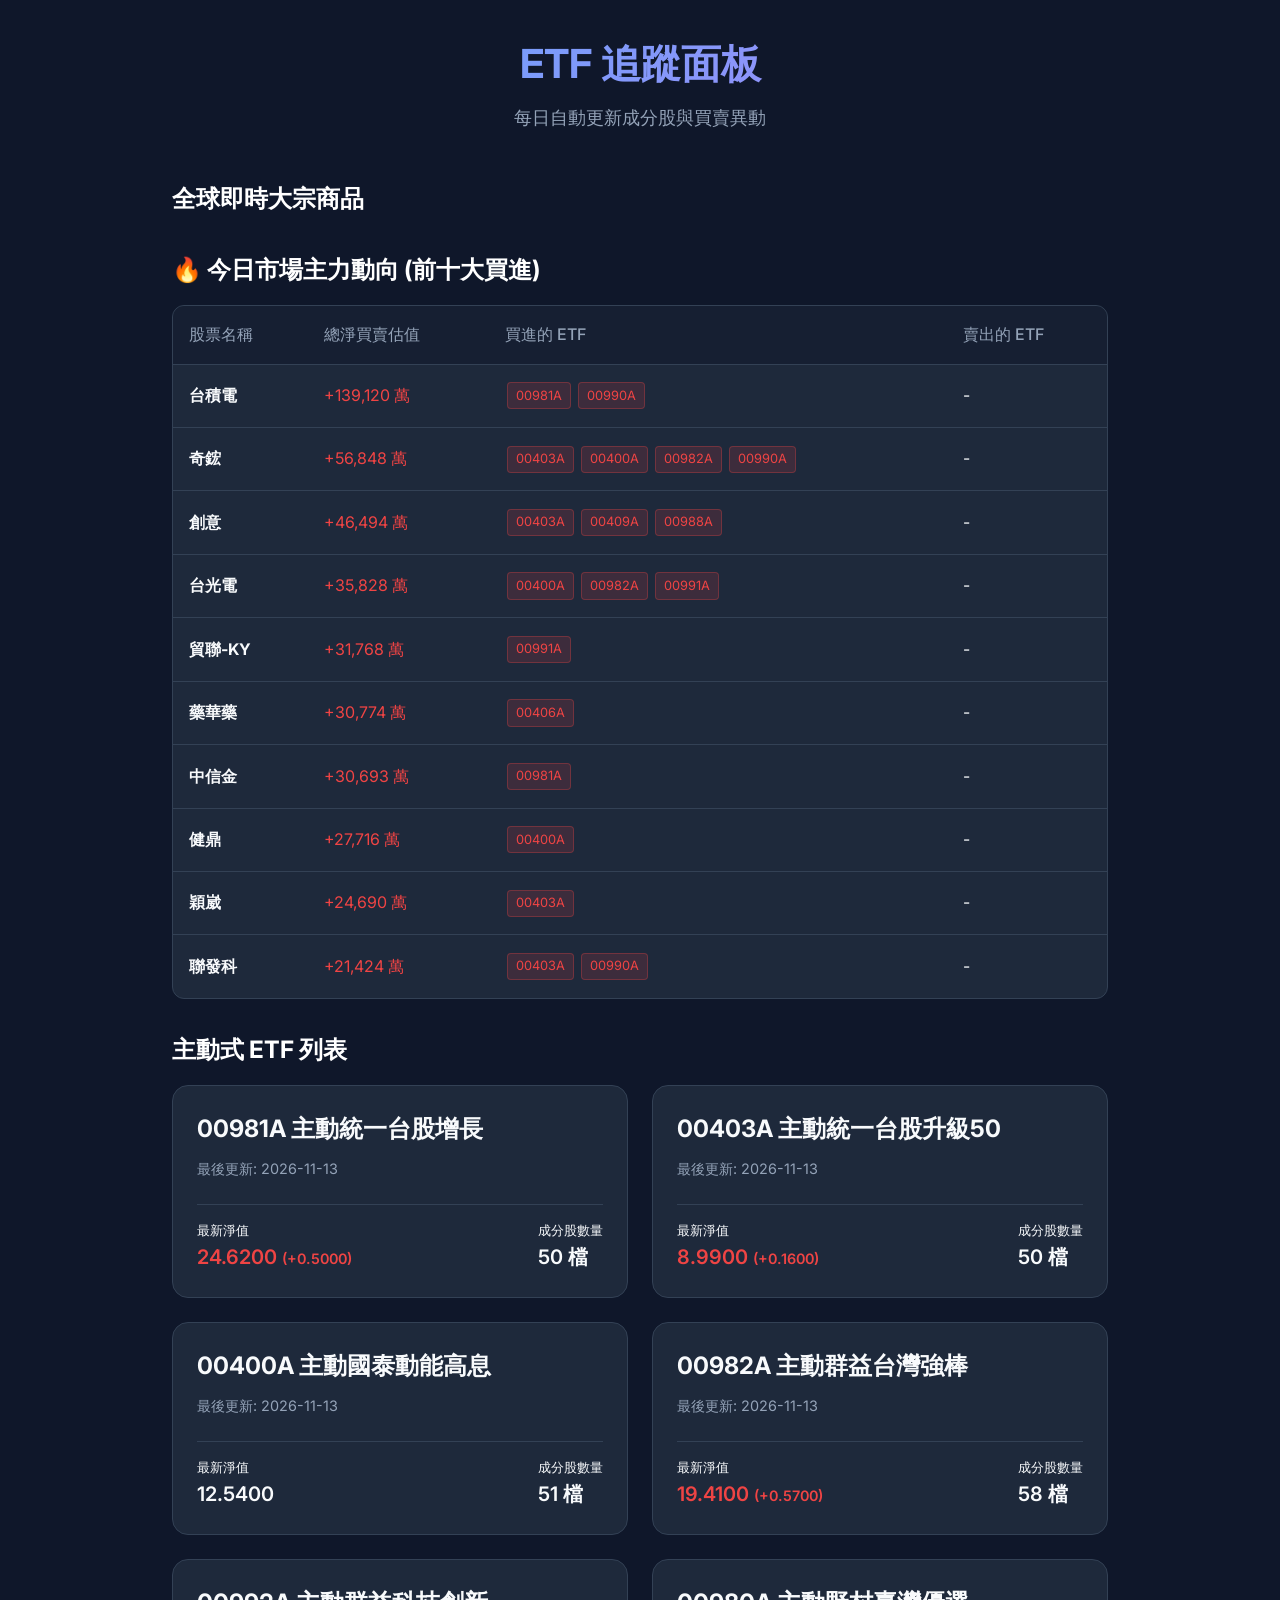
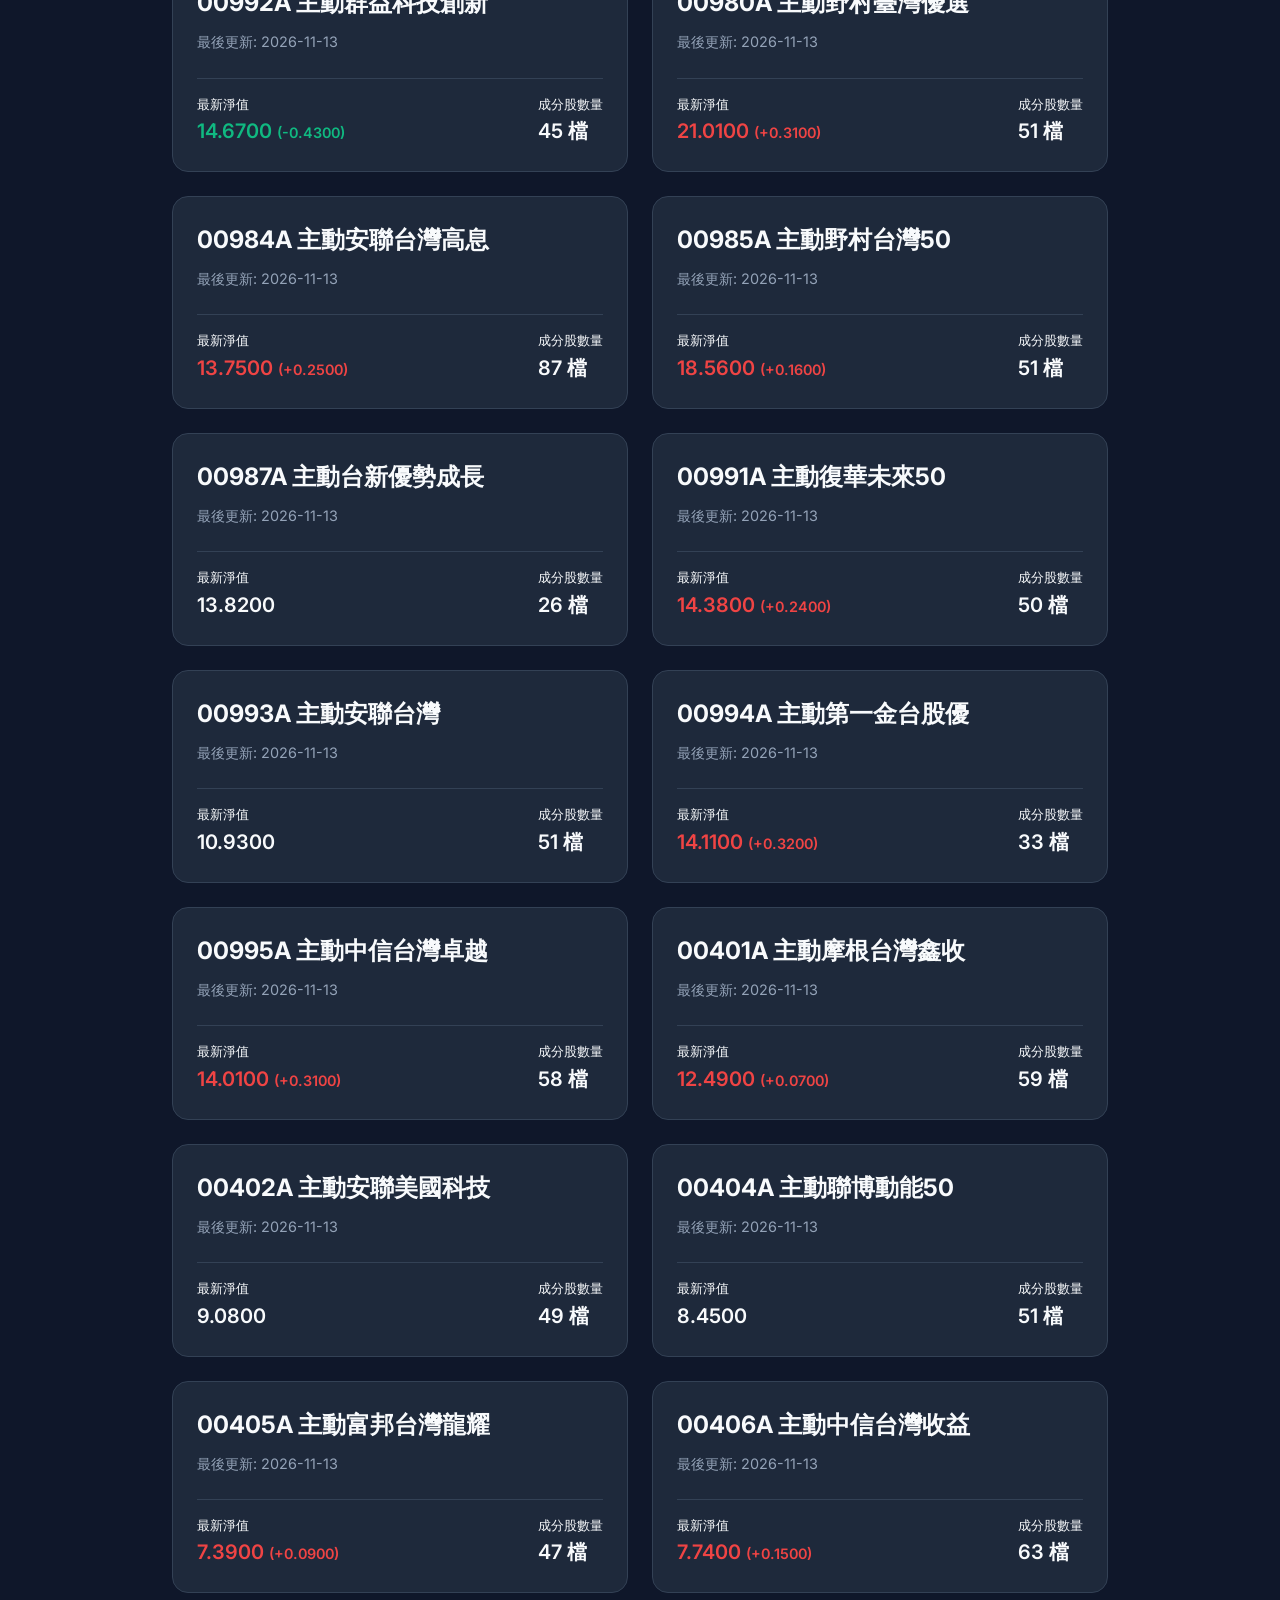
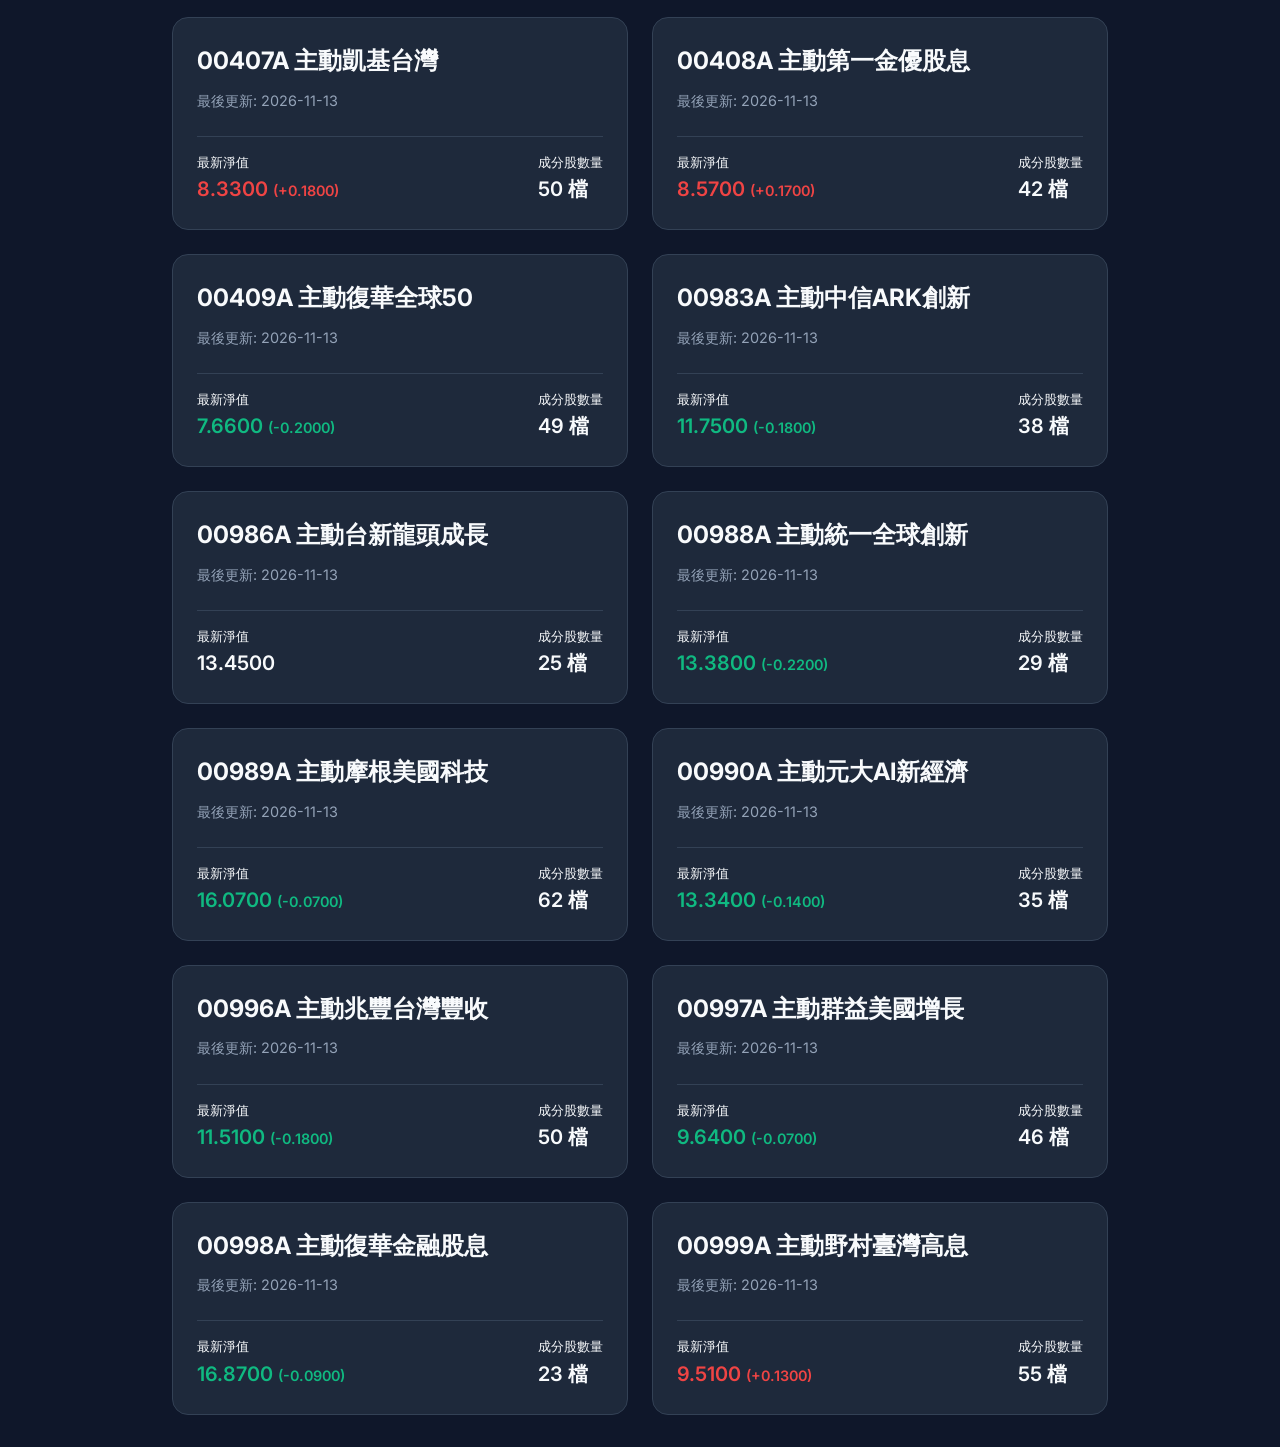
<file: index.html>
<!DOCTYPE html>
<html lang="zh-TW">
<head>
    <meta charset="UTF-8">
    <meta name="viewport" content="width=device-width, initial-scale=1.0">
    <title>ETF 持股與異動追蹤</title>
    <link rel="stylesheet" href="style.css">
    <link href="https://fonts.googleapis.com/css2?family=Inter:wght@400;500;600;700&display=swap" rel="stylesheet">
</head>
<body>
    <div id="app">
        <!-- 導覽列 -->
        <header>
            <div class="header-content">
                <h1>ETF 追蹤面板</h1>
                <p>每日自動更新成分股與買賣異動</p>
            </div>
        </header>

        <!-- 首頁 (ETF 卡片列表) -->
        <main id="home-view" class="view active">
            
            <div class="section-header" style="margin-bottom: 1rem;">
                <h2 style="font-size: 1.5rem; color: #fff;">全球即時大宗商品</h2>
            </div>
            
            <!-- TradingView Widget BEGIN -->
            <div class="tradingview-widget-container" style="margin-bottom: 2rem;">
              <div class="tradingview-widget-container__widget"></div>
              <script type="text/javascript" src="https://s3.tradingview.com/external-embedding/embed-widget-mini-symbol-overview.js" async>
              {
              "symbol": "TVC:UKOIL",
              "width": "100%",
              "height": "220",
              "locale": "zh_TW",
              "dateRange": "1D",
              "colorTheme": "dark",
              "isTransparent": true,
              "autosize": false,
              "largeChartUrl": ""
            }
              </script>
            </div>
            <!-- TradingView Widget END -->

            <!-- 新增：市場主力動向 -->
            <div class="section-header" style="margin-bottom: 1rem;">
                <h2 style="font-size: 1.5rem; color: #fff;">🔥 今日市場主力動向 (前十大買進)</h2>
            </div>
            
            <div class="table-responsive" style="margin-bottom: 2rem;">
                <table class="data-table">
                    <thead>
                        <tr>
                            <th>股票名稱</th>
                            <th>總淨買賣估值</th>
                            <th>買進的 ETF</th>
                            <th>賣出的 ETF</th>
                        </tr>
                    </thead>
                    <tbody id="market-activity-tbody">
                        <tr><td colspan="4" style="text-align:center; color: var(--text-secondary);">資料彙整中...</td></tr>
                    </tbody>
                </table>
            </div>

            <div class="section-header" style="margin-bottom: 1rem;">
                <h2 style="font-size: 1.5rem; color: #fff;">主動式 ETF 列表</h2>
            </div>

            <div class="cards-container" id="etf-cards">
                <!-- 卡片將由 JS 動態生成 -->
            </div>
        </main>

        <!-- 詳細頁面 -->
        <main id="detail-view" class="view">
            <button id="back-btn" class="btn-back">
                <svg width="24" height="24" viewBox="0 0 24 24" fill="none" stroke="currentColor" stroke-width="2" stroke-linecap="round" stroke-linejoin="round"><path d="M19 12H5M12 19l-7-7 7-7"/></svg>
                返回列表
            </button>
            
            <div class="detail-header">
                <h2 id="detail-title">--</h2>
                <div class="detail-meta">
                    <span id="detail-date" class="badge">--</span>
                    <span id="detail-nav" class="badge highlight">--</span>
                </div>
            </div>

            <div class="tabs">
                <button class="tab-btn active" data-target="changes-content">今日異動</button>
                <button class="tab-btn" data-target="holdings-content">所有持股</button>
            </div>

            <div class="tab-content">
                <!-- 今日異動 -->
                <div id="changes-content" class="content-pane active">
                    <div id="summary-cards" class="summary-grid">
                        <!-- 總結卡片動態生成 -->
                    </div>
                    
                    <div class="changes-lists">
                        <div class="change-section" id="added-section" style="display:none;">
                            <h3 class="text-green">🟢 新增成分股</h3>
                            <ul id="added-list" class="item-list"></ul>
                        </div>
                        <div class="change-section" id="removed-section" style="display:none;">
                            <h3 class="text-red">🔴 剔除成分股</h3>
                            <ul id="removed-list" class="item-list"></ul>
                        </div>
                        <div class="change-section" id="changed-section" style="display:none;">
                            <h3 class="text-blue">🔄 持股異動</h3>
                            <div class="table-responsive">
                                <table class="data-table">
                                    <thead>
                                        <tr>
                                            <th>股票</th>
                                            <th>股數變化</th>
                                            <th>權重變化</th>
                                            <th>收盤價</th>
                                            <th>估算買賣金額</th>
                                        </tr>
                                    </thead>
                                    <tbody id="changed-tbody"></tbody>
                                </table>
                            </div>
                        </div>
                        <div id="no-changes-msg" class="empty-state" style="display:none;">
                            <p>今日無任何持股變動</p>
                        </div>
                    </div>
                </div>

                <!-- 所有持股 -->
                <div id="holdings-content" class="content-pane">
                    <div class="table-responsive">
                        <table class="data-table">
                            <thead>
                                <tr>
                                    <th>排名</th>
                                    <th>股票名稱</th>
                                    <th>權重</th>
                                    <th>股數</th>
                                    <th>收盤價</th>
                                    <th>均價(估)</th>
                                    <th>總市值(估)</th>
                                </tr>
                            </thead>
                            <tbody id="holdings-tbody"></tbody>
                        </table>
                    </div>
                </div>
            </div>
        </main>
    </div>

    <script src="app.js"></script>
</body>
</html>
</file>
<file: style.css>
:root {
    --bg-color: #0f172a;
    --card-bg: #1e293b;
    --text-primary: #f8fafc;
    --text-secondary: #94a3b8;
    --accent: #3b82f6;
    --accent-hover: #60a5fa;
    --green: #10b981;
    --red: #ef4444;
    --border: #334155;
    --glow: rgba(59, 130, 246, 0.5);
}

* {
    margin: 0;
    padding: 0;
    box-sizing: border-box;
}

body {
    font-family: 'Inter', -apple-system, BlinkMacSystemFont, sans-serif;
    background-color: var(--bg-color);
    color: var(--text-primary);
    line-height: 1.6;
    -webkit-font-smoothing: antialiased;
}

#app {
    max-width: 1000px;
    margin: 0 auto;
    padding: 2rem;
}

header {
    text-align: center;
    margin-bottom: 3rem;
    position: relative;
}

header h1 {
    font-size: 2.5rem;
    font-weight: 700;
    background: linear-gradient(135deg, #60a5fa, #a78bfa);
    -webkit-background-clip: text;
    -webkit-text-fill-color: transparent;
    margin-bottom: 0.5rem;
}

header p {
    color: var(--text-secondary);
    font-size: 1.1rem;
}

/* Views */
.view {
    display: none;
    animation: fadeIn 0.4s ease;
}

.view.active {
    display: block;
}

@keyframes fadeIn {
    from { opacity: 0; transform: translateY(10px); }
    to { opacity: 1; transform: translateY(0); }
}

/* Cards */
.cards-container {
    display: grid;
    grid-template-columns: repeat(auto-fit, minmax(300px, 1fr));
    gap: 1.5rem;
}

.card {
    background: var(--card-bg);
    border-radius: 16px;
    padding: 1.5rem;
    border: 1px solid var(--border);
    cursor: pointer;
    transition: all 0.3s cubic-bezier(0.4, 0, 0.2, 1);
    position: relative;
    overflow: hidden;
}

.card::before {
    content: '';
    position: absolute;
    top: 0; left: 0; right: 0; height: 4px;
    background: linear-gradient(90deg, var(--accent), #a78bfa);
    opacity: 0;
    transition: opacity 0.3s;
}

.card:hover {
    transform: translateY(-5px);
    box-shadow: 0 10px 25px -5px rgba(0, 0, 0, 0.5), 0 0 15px var(--glow);
    border-color: var(--accent);
}

.card:hover::before {
    opacity: 1;
}

.card h2 {
    font-size: 1.5rem;
    margin-bottom: 0.5rem;
}

.card p {
    color: var(--text-secondary);
    font-size: 0.9rem;
    margin-bottom: 1rem;
}

.card-stats {
    display: flex;
    justify-content: space-between;
    align-items: center;
    margin-top: 1.5rem;
    padding-top: 1rem;
    border-top: 1px solid var(--border);
}

.stat-value {
    font-size: 1.25rem;
    font-weight: 600;
}

/* Detail View */
.btn-back {
    background: transparent;
    border: none;
    color: var(--text-secondary);
    font-size: 1rem;
    cursor: pointer;
    display: flex;
    align-items: center;
    gap: 0.5rem;
    margin-bottom: 2rem;
    transition: color 0.2s;
    font-family: inherit;
}

.btn-back:hover {
    color: var(--text-primary);
}

.detail-header {
    display: flex;
    justify-content: space-between;
    align-items: center;
    margin-bottom: 2rem;
    flex-wrap: wrap;
    gap: 1rem;
}

.detail-header h2 {
    font-size: 2rem;
}

.badge {
    background: var(--border);
    padding: 0.25rem 0.75rem;
    border-radius: 9999px;
    font-size: 0.875rem;
    font-weight: 500;
}

.badge.highlight {
    background: rgba(59, 130, 246, 0.2);
    color: #60a5fa;
    border: 1px solid rgba(59, 130, 246, 0.3);
}

/* Tabs */
.tabs {
    display: flex;
    gap: 1rem;
    border-bottom: 1px solid var(--border);
    margin-bottom: 2rem;
}

.tab-btn {
    background: transparent;
    border: none;
    color: var(--text-secondary);
    font-size: 1.1rem;
    padding: 0.75rem 1.5rem;
    cursor: pointer;
    position: relative;
    transition: color 0.2s;
    font-family: inherit;
    font-weight: 500;
}

.tab-btn:hover {
    color: var(--text-primary);
}

.tab-btn.active {
    color: var(--accent);
}

.tab-btn.active::after {
    content: '';
    position: absolute;
    bottom: -1px;
    left: 0;
    right: 0;
    height: 2px;
    background-color: var(--accent);
    box-shadow: 0 -2px 10px var(--glow);
}

.content-pane {
    display: none;
    animation: fadeIn 0.3s ease;
}

.content-pane.active {
    display: block;
}

/* Tables */
.table-responsive {
    overflow-x: auto;
    background: var(--card-bg);
    border-radius: 12px;
    border: 1px solid var(--border);
}

.data-table {
    width: 100%;
    border-collapse: collapse;
    text-align: left;
}

.data-table th, .data-table td {
    padding: 1rem;
    border-bottom: 1px solid var(--border);
    white-space: nowrap;
}

.data-table th {
    background: rgba(15, 23, 42, 0.5);
    color: var(--text-secondary);
    font-weight: 500;
}

.data-table tr:last-child td {
    border-bottom: none;
}

.data-table tbody tr:hover {
    background: rgba(255, 255, 255, 0.02);
}

/* Summary Cards */
.summary-grid {
    display: grid;
    grid-template-columns: repeat(auto-fit, minmax(200px, 1fr));
    gap: 1rem;
    margin-bottom: 2rem;
}

.summary-card {
    background: rgba(15, 23, 42, 0.3);
    border: 1px solid var(--border);
    border-radius: 12px;
    padding: 1.25rem;
    text-align: center;
}

.summary-card .label {
    color: var(--text-secondary);
    font-size: 0.875rem;
    margin-bottom: 0.5rem;
    display: block;
}

.summary-card .value {
    font-size: 1.5rem;
    font-weight: 600;
}

/* Utilities */
.text-green { color: var(--green); }
.text-red { color: var(--red); }
.text-blue { color: #60a5fa; }
.bg-green-soft { background: rgba(16, 185, 129, 0.1); color: var(--green); padding: 0.2rem 0.5rem; border-radius: 4px; }
.bg-red-soft { background: rgba(239, 68, 68, 0.1); color: var(--red); padding: 0.2rem 0.5rem; border-radius: 4px; }

.item-list {
    list-style: none;
    margin-bottom: 1.5rem;
    background: var(--card-bg);
    border-radius: 12px;
    border: 1px solid var(--border);
    padding: 0.5rem;
}

.item-list li {
    padding: 0.75rem 1rem;
    border-bottom: 1px solid var(--border);
}

.item-list li:last-child {
    border-bottom: none;
}

.change-section h3 {
    margin-bottom: 1rem;
    margin-top: 2rem;
    font-size: 1.2rem;
}

.empty-state {
    text-align: center;
    padding: 3rem;
    background: var(--card-bg);
    border-radius: 12px;
    border: 1px dashed var(--border);
    color: var(--text-secondary);
    margin-top: 2rem;
}

@media (max-width: 768px) {
    #app { padding: 1rem; }
    header h1 { font-size: 2rem; }
    .cards-container { grid-template-columns: 1fr; }
}

/* ETF Tags */
.etf-tag {
    display: inline-block;
    padding: 0.15rem 0.5rem;
    border-radius: 4px;
    font-size: 0.8rem;
    margin: 0.1rem;
    white-space: nowrap;
    border: 1px solid transparent;
}

.etf-tag-buy {
    background: rgba(239, 68, 68, 0.15); /* bg-red-soft */
    color: var(--red);
    border-color: rgba(239, 68, 68, 0.3);
}

.etf-tag-sell {
    background: rgba(16, 185, 129, 0.15); /* bg-green-soft */
    color: var(--green);
    border-color: rgba(16, 185, 129, 0.3);
}
</file>
